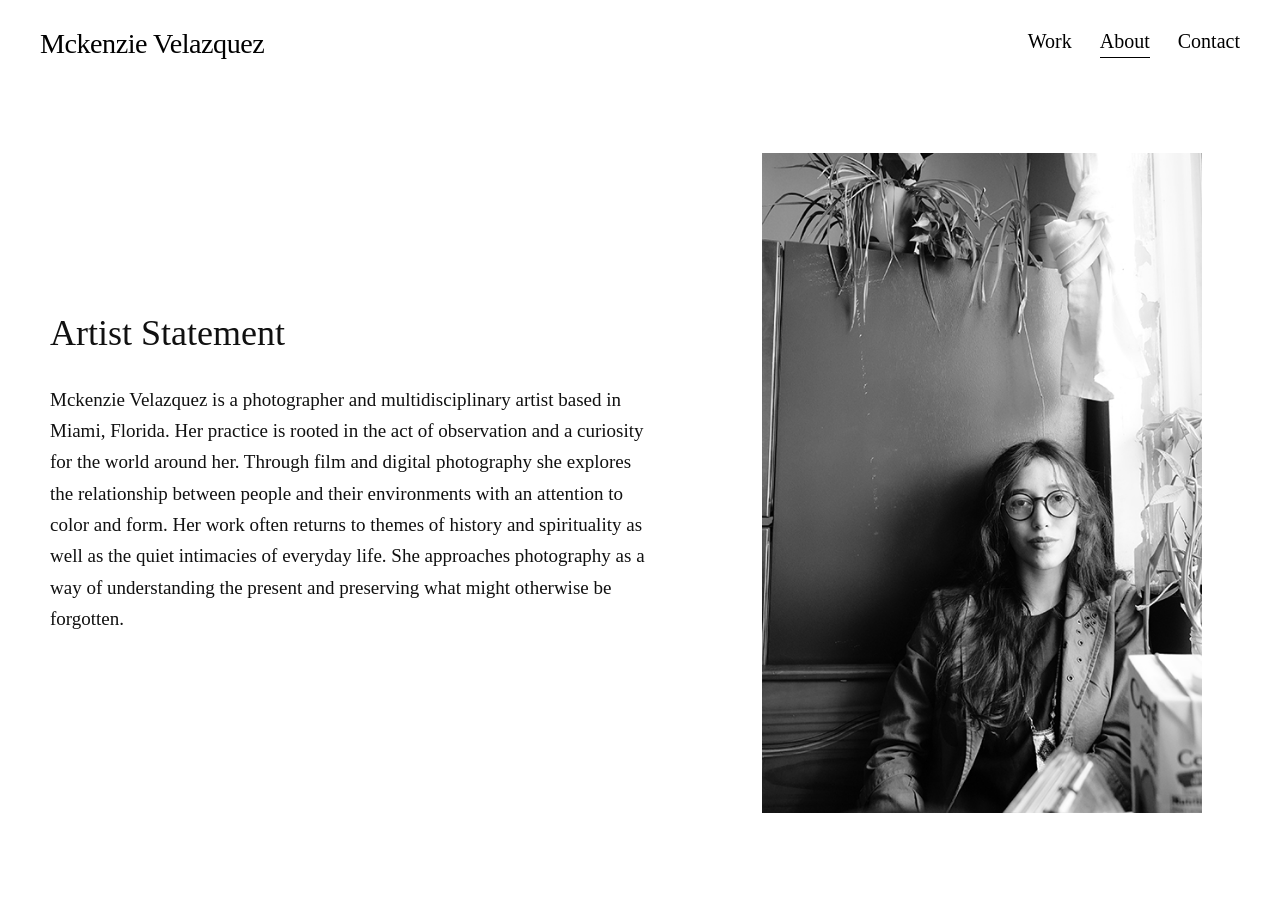
<file: about.html>
<!DOCTYPE html>
<html lang="en">

<head>
    <meta charset="UTF-8">
    <meta name="viewport" content="width=device-width, initial-scale=1.0">
    <title>About - Mckenzie Velazquez</title>
    <link rel="stylesheet" href="style.css?v=5">
</head>

<body>

    <nav class="navbar">

        <a class="name" href="index.html">
            Mckenzie Velazquez
        </a>

        <div class="nav-links">
            <a href="artwork.html">Work</a>
            <a href="about.html" class="active">About</a>
            <a href="contact.html">Contact</a>
        </div>

    </nav>

    <main class="about-section">

        <div class="about-text">

            <h1>Artist Statement</h1>

            <p>
                Mckenzie Velazquez is a photographer and multidisciplinary artist based in Miami, Florida. Her practice is rooted in the act of observation and a curiosity for the world around her. Through film and digital photography she explores the relationship between people and their environments with an attention to color and form. Her work often returns to themes of history and spirituality as well as the quiet intimacies of everyday life. She approaches photography as a way of understanding the present and preserving what might otherwise be forgotten.
            </p>

        </div>

        <div class="about-image">
            <img src="72dpiaboutmeartistportrait.jpg" alt="Portrait of Mckenzie Velazquez">
        </div>

    </main>

</body>

</html>
</file>
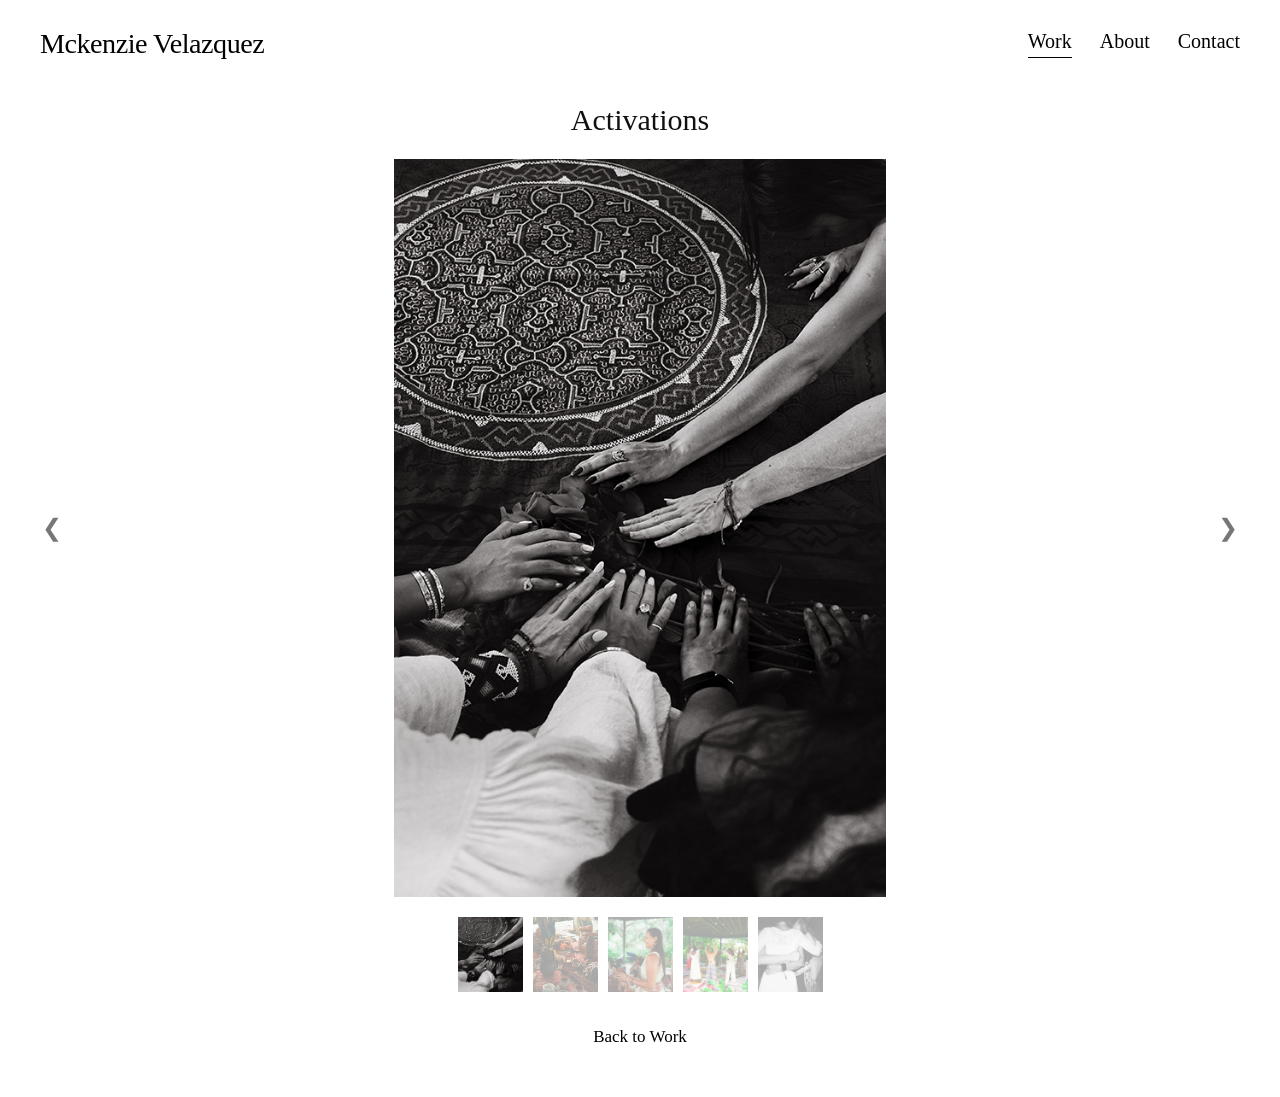
<file: activations.html>
<!DOCTYPE html>
<html lang="en">
<head>
    <meta charset="UTF-8">
    <meta name="viewport" content="width=device-width, initial-scale=1.0">
    <title>Activations - Mckenzie Velazquez</title>
    <link rel="stylesheet" href="style.css">
</head>
<body>
    <nav class="navbar">
        <a class="name" href="index.html">Mckenzie Velazquez</a>
        <div class="nav-links">
            <a href="artwork.html" class="active">Work</a>
            <a href="about.html">About</a>
            <a href="contact.html">Contact</a>
        </div>
    </nav>
    <main class="gallery-page">
        <h1>Activations</h1>
        <div class="slideshow">
            <button class="gallery-arrow previous" onclick="changePhoto(-1)" aria-label="Previous photograph">&#10094;</button>
            <img id="gallery-photo" src="72dpiwayofthecurandera1mckenzievelazquez-06294 copy.jpg" alt="Activations">
            <button class="gallery-arrow next" onclick="changePhoto(1)" aria-label="Next photograph">&#10095;</button>
        </div>
        <div id="thumbnails" class="thumbnails"></div>
        <a class="back-link" href="artwork.html">Back to Work</a>
    </main>
    <script>
        const photos = [
            "72dpiwayofthecurandera1mckenzievelazquez-06294 copy.jpg",
            "72dpiiDSC06609 copy.jpg",
            "72dpiwayofthecurandera-2-11 copy.jpg",
            "72dpiwayofthecurandera-06245-2 copy.jpg",
            "72dpiwayofthecurandera-2 copy.jpg"
        ];
        let currentPhoto = 0;
        function showPhoto(index) {
            currentPhoto = index;
            document.getElementById("gallery-photo").src = photos[index];
            document.querySelectorAll(".thumbnail").forEach((thumb, i) => {
                thumb.classList.toggle("selected", i === index);
            });
        }
        function changePhoto(direction) {
            currentPhoto = (currentPhoto + direction + photos.length) % photos.length;
            showPhoto(currentPhoto);
        }
        photos.forEach((src, index) => {
            const button = document.createElement("button");
            button.className = "thumbnail";
            const img = document.createElement("img");
            img.src = src;
            img.alt = "Activations photograph " + (index + 1);
            button.appendChild(img);
            button.onclick = () => showPhoto(index);
            document.getElementById("thumbnails").appendChild(button);
        });
        document.addEventListener("keydown", function(event) {
            if (event.key === "ArrowLeft") changePhoto(-1);
            if (event.key === "ArrowRight") changePhoto(1);
        });
        showPhoto(0);
    </script>
</body>
</html>
</file>
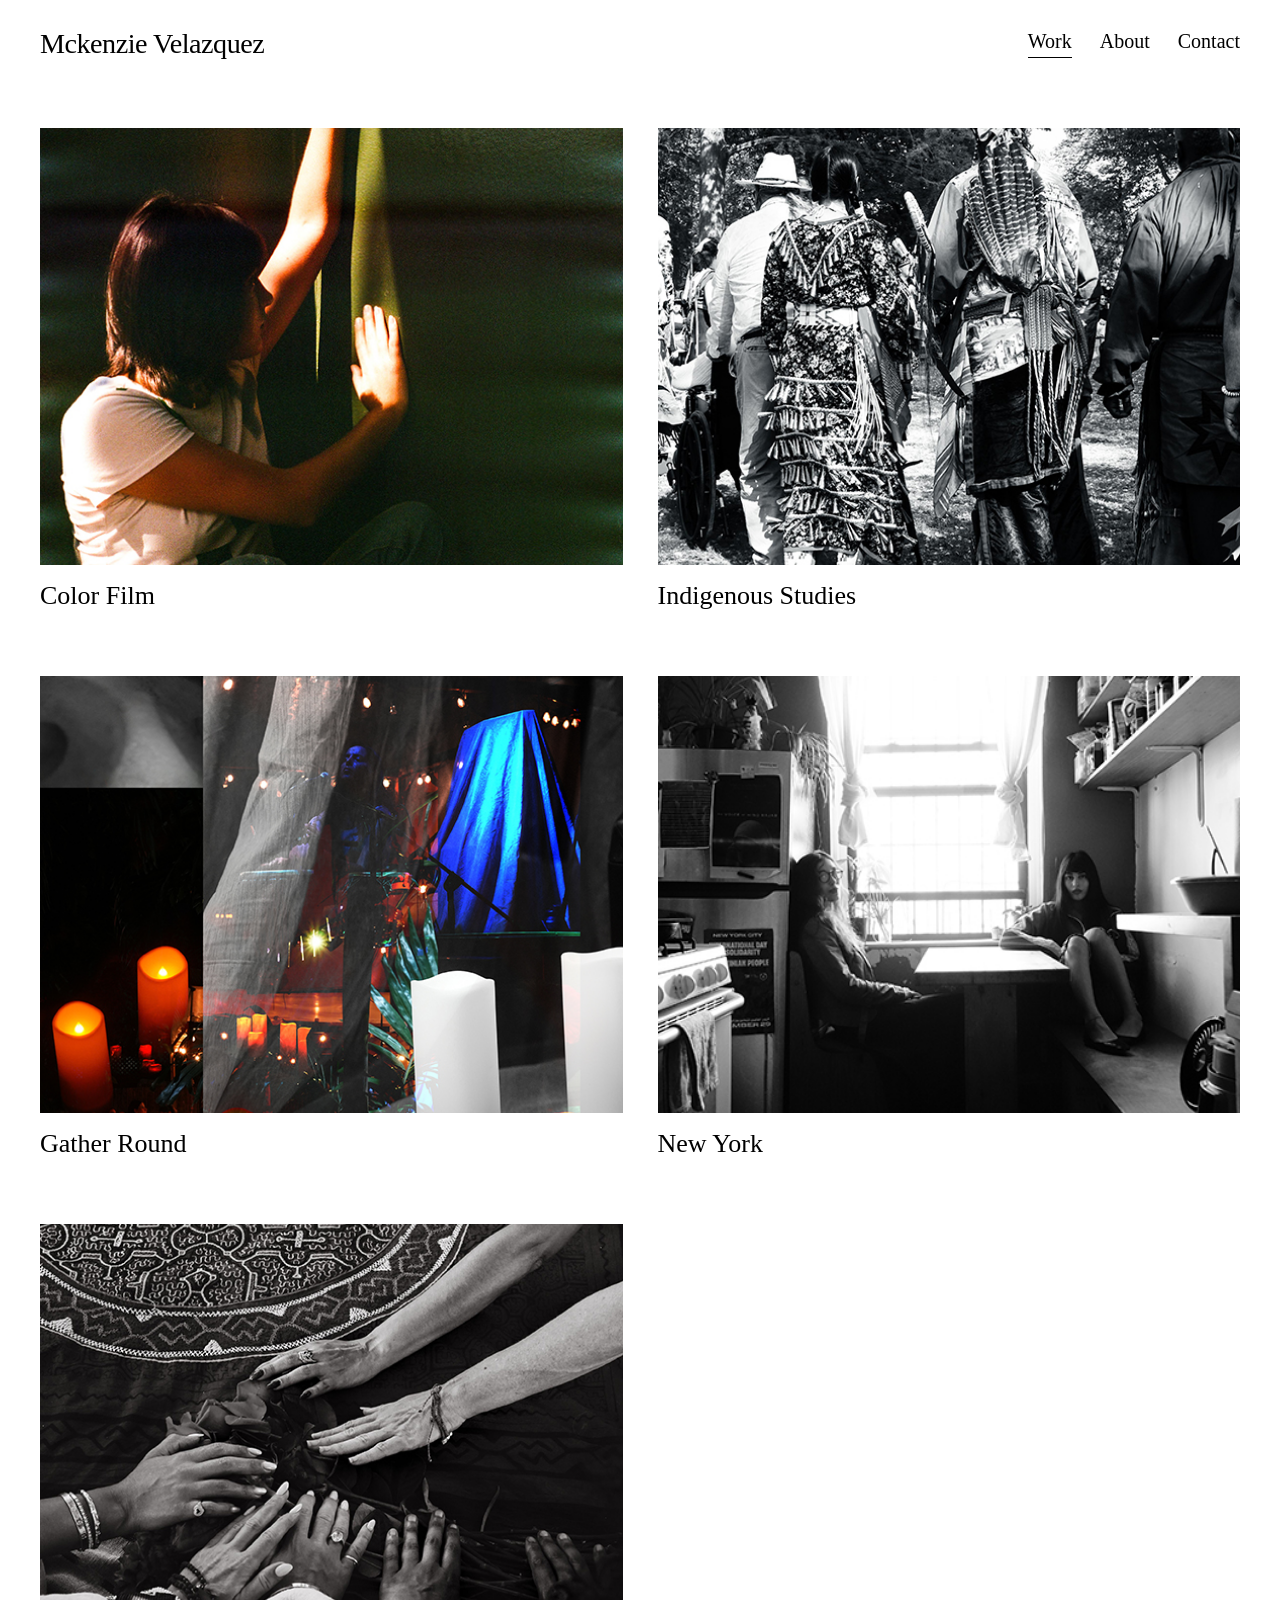
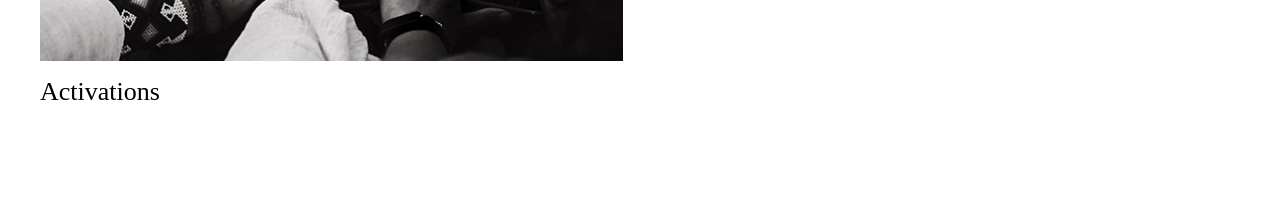
<file: artwork.html>
<!DOCTYPE html>
<html lang="en">
<head>
    <meta charset="UTF-8">
    <meta name="viewport" content="width=device-width, initial-scale=1.0">
    <title>Work - Mckenzie Velazquez</title>
    <link rel="stylesheet" href="style.css">
</head>
<body>
    <nav class="navbar">
        <a class="name" href="index.html">Mckenzie Velazquez</a>
        <div class="nav-links">
            <a href="artwork.html" class="active">Work</a>
            <a href="about.html">About</a>
            <a href="contact.html">Contact</a>
        </div>
    </nav>
    <main class="work-page">
        <a class="work-item" href="gallery.html">
            <img src="Cradle Me in Light72dpi.jpg" alt="Color Film">
            <h2>Color Film</h2>
        </a>
        <a class="work-item" href="indigenous.html">
            <img src="Website-Portfolio-Indigenous Gatherings-Mckenzie Velazquez .jpg" alt="Indigenous Studies">
            <h2>Indigenous Studies</h2>
        </a>
        <a class="work-item" href="gatherround.html">
            <img src="72dpiiCollageGatherRoundMckenzieVelazquez1 copy.jpg" alt="Gather Round">
            <h2>Gather Round</h2>
        </a>
        <a class="work-item" href="nyc.html">
            <img src="72dpiDSC05048 copy.jpg" alt="New York">
            <h2>New York</h2>
        </a>
        <a class="work-item" href="activations.html">
            <img src="72dpiwayofthecurandera1mckenzievelazquez-06294 copy.jpg" alt="Activations">
            <h2>Activations</h2>
        </a>
    </main>
</body>
</html>
</file>
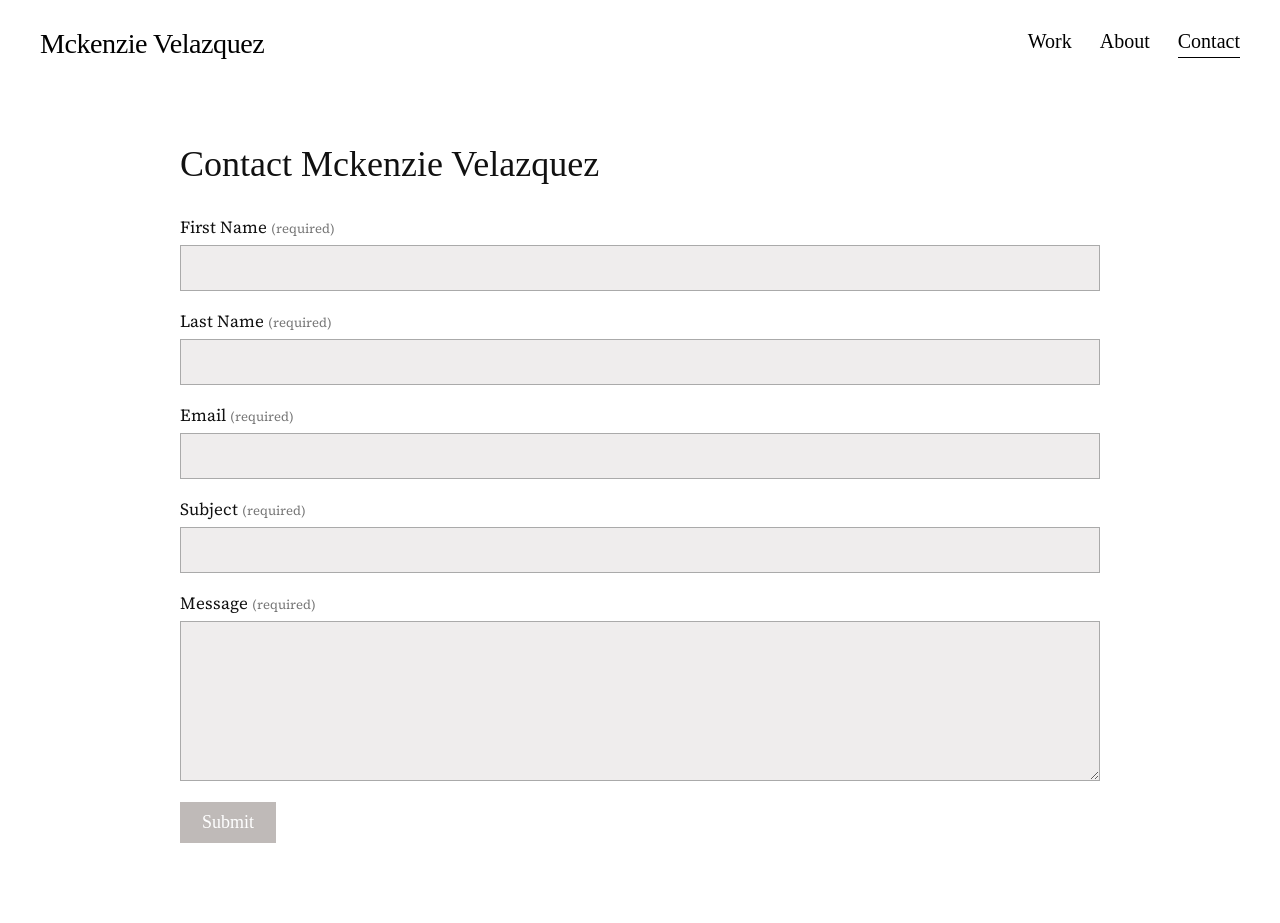
<file: contact.html>
<!DOCTYPE html>
<html lang="en">

<head>
    <meta charset="UTF-8">
    <meta name="viewport" content="width=device-width, initial-scale=1.0">
    <title>Contact - Mckenzie Velazquez</title>
    <link rel="stylesheet" href="style.css">
</head>

<body>

    <nav class="navbar">

        <a class="name" href="index.html">
            Mckenzie Velazquez
        </a>

        <div class="nav-links">
            <a href="artwork.html">Work</a>
            <a href="about.html">About</a>
            <a href="contact.html" class="active">Contact</a>
        </div>

    </nav>

    <!-- contact -->

    <main class="contact-page">

        <h1>Contact Mckenzie Velazquez</h1>

        <form class="contact-form">

            <div class="form-group">
                <label for="first-name">
                    First Name <span>(required)</span>
                </label>
                <input type="text" id="first-name" name="first-name" required>
            </div>

            <div class="form-group">
                <label for="last-name">
                    Last Name <span>(required)</span>
                </label>
                <input type="text" id="last-name" name="last-name" required>
            </div>

            <div class="form-group">
                <label for="email">
                    Email <span>(required)</span>
                </label>
                <input type="email" id="email" name="email" required>
            </div>

            <div class="form-group">
                <label for="subject">
                    Subject <span>(required)</span>
                </label>
                <input type="text" id="subject" name="subject" required>
            </div>

            <div class="form-group">
                <label for="message">
                    Message <span>(required)</span>
                </label>
                <textarea id="message" name="message" required></textarea>
            </div>

            <button type="submit">
                Submit
            </button>

        </form>

    </main>

</body>

</html>
</file>
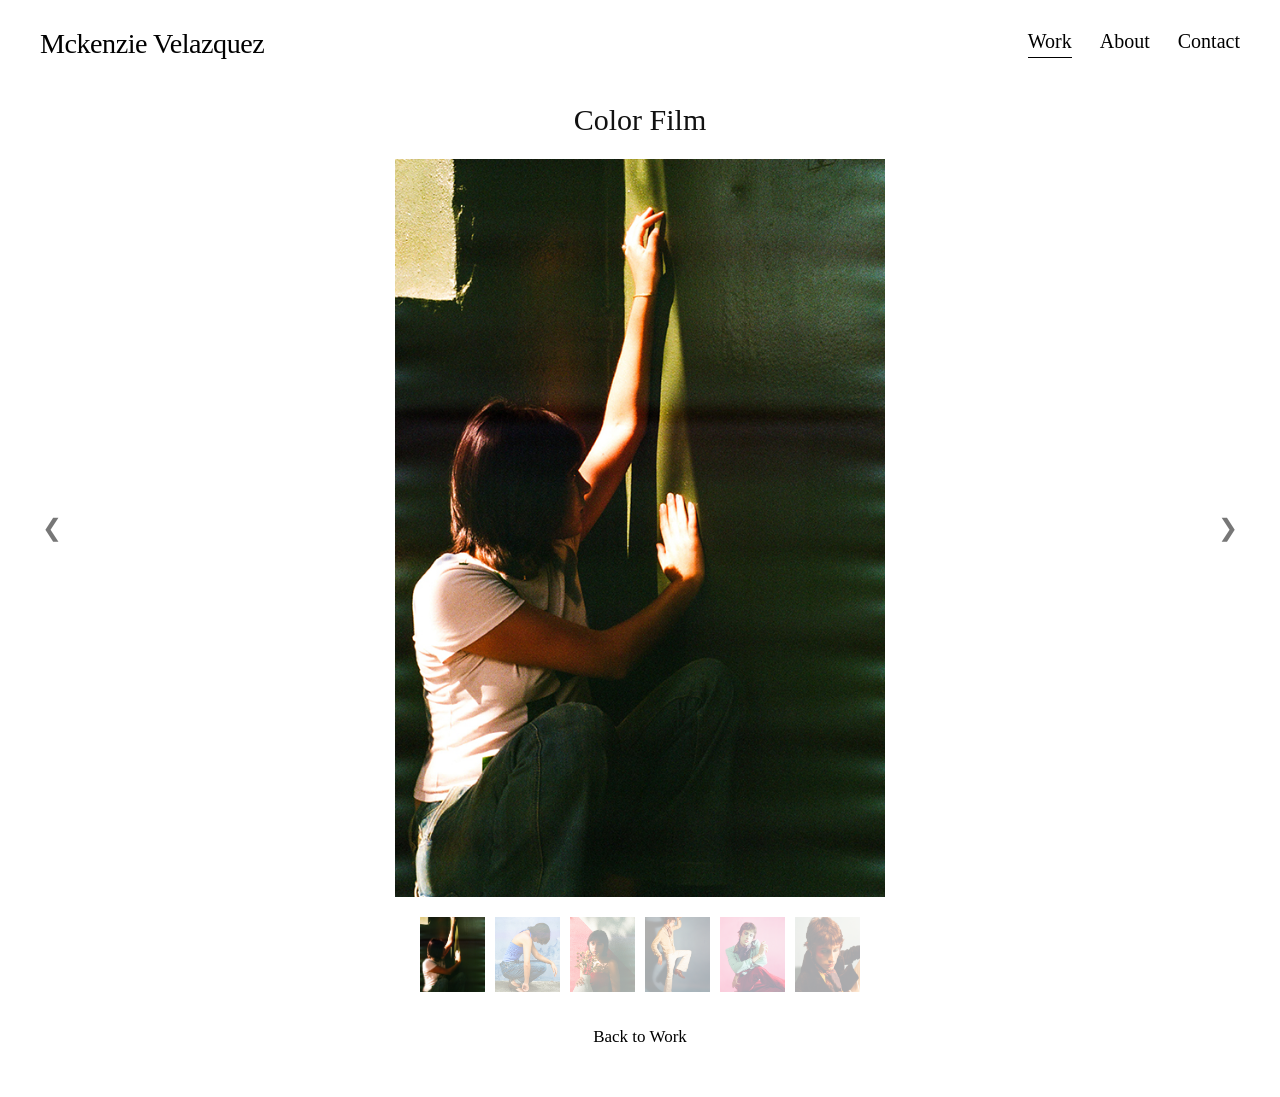
<file: gallery.html>
<!DOCTYPE html>
<html lang="en">

<head>
    <meta charset="UTF-8">
    <meta name="viewport" content="width=device-width, initial-scale=1.0">
    <title>Gallery - Mckenzie Velazquez</title>
    <link rel="stylesheet" href="style.css?v=3">
</head>

<body>

    <nav class="navbar">

        <a class="name" href="index.html">
            Mckenzie Velazquez
        </a>

        <div class="nav-links">
            <a href="artwork.html" class="active">Work</a>
            <a href="about.html">About</a>
            <a href="contact.html">Contact</a>
        </div>

    </nav>

    <main class="gallery-page">

        <h1 id="gallery-title"></h1>

        <div class="slideshow">

            <button class="gallery-arrow previous"
                onclick="changePhoto(-1)"
                aria-label="Previous photograph">
                &#10094;
            </button>

            <img id="gallery-photo" alt="Gallery photograph">

            <button class="gallery-arrow next"
                onclick="changePhoto(1)"
                aria-label="Next photograph">
                &#10095;
            </button>

        </div>

        <div id="thumbnails" class="thumbnails"></div>

        <a class="back-link" href="artwork.html">
            Back to Work
        </a>

    </main>

    <script>

        const galleries = {

            1: {
                title: "Color Film",
                photos: [
                    "Cradle Me in Light72dpi.jpg",
                    "72dpiMckenzieVelazquezPrimaryColorBlue copy.jpg",
                    "73dpiMckenzieVelazquezPrimaryColorRed.jpg",
                    "60dpidyaln72dpi copy.jpg",
                    "60dylan3dpicopy.jpg",
                    "60dylandpi copy.jpg"
                ]
            }

        };

        const params = new URLSearchParams(window.location.search);
        const series = params.get("series") || "1";
        const gallery = galleries[series] || galleries[1];

        let currentPhoto = 0;

        document.getElementById("gallery-title").textContent = gallery.title;

        document.title = gallery.title + " - Mckenzie Velazquez";

        function showPhoto(index) {

            currentPhoto = index;

            const photo = document.getElementById("gallery-photo");

            photo.src = gallery.photos[currentPhoto];

            photo.alt = gallery.title + " - Photograph " + (currentPhoto + 1);

            document.querySelectorAll(".thumbnail").forEach((thumb, i) => {
                thumb.classList.toggle("selected", i === currentPhoto);
                thumb.setAttribute("aria-pressed", i === currentPhoto);
            });

        }

        function changePhoto(direction) {

            const nextPhoto =
                (currentPhoto + direction + gallery.photos.length)
                % gallery.photos.length;

            showPhoto(nextPhoto);

        }

        gallery.photos.forEach((src, index) => {

            const button = document.createElement("button");

            button.className = "thumbnail";

            button.setAttribute(
                "aria-label",
                "View photograph " + (index + 1)
            );

            const img = document.createElement("img");

            img.src = src;
            img.alt = "";

            button.appendChild(img);

            button.onclick = () => showPhoto(index);

            document.getElementById("thumbnails").appendChild(button);

        });

        document.addEventListener("keydown", function(event) {

            if (event.key === "ArrowLeft") {
                changePhoto(-1);
            }

            if (event.key === "ArrowRight") {
                changePhoto(1);
            }

        });

        showPhoto(0);

    </script>

</body>

</html>
</file>
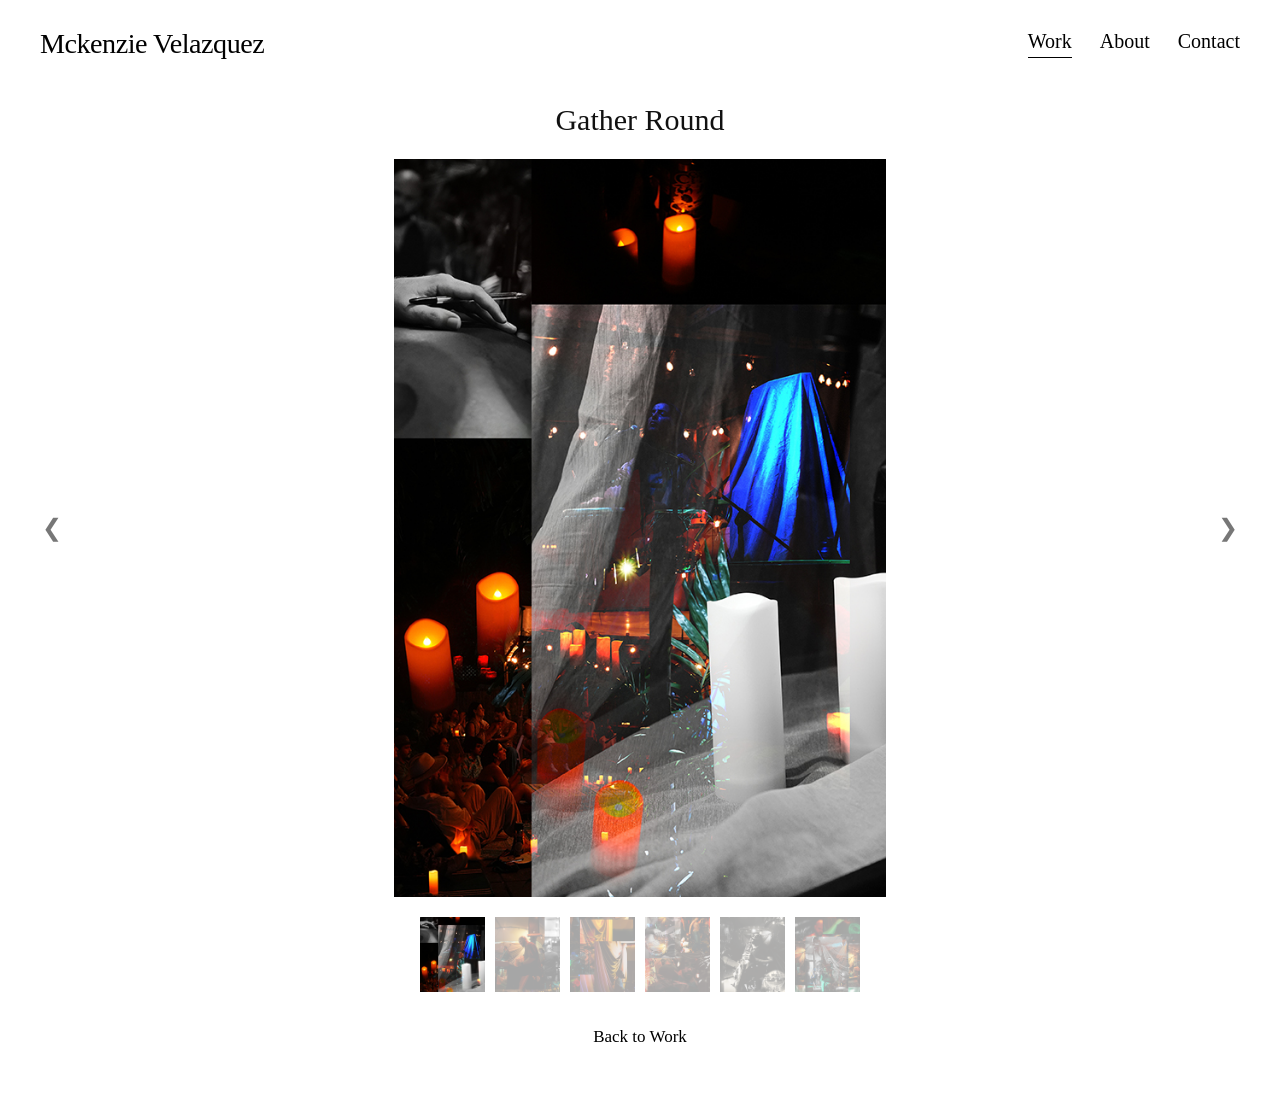
<file: gatherround.html>
<!DOCTYPE html>
<html lang="en">
<head>
    <meta charset="UTF-8">
    <meta name="viewport" content="width=device-width, initial-scale=1.0">
    <title>Gather Round | Mckenzie Velazquez</title>
    <link rel="stylesheet" href="style.css">
</head>
<body>
    <nav class="navbar">
        <a href="index.html" class="name">Mckenzie Velazquez</a>
        <div class="nav-links">
            <a href="artwork.html" class="active">Work</a>
            <a href="about.html">About</a>
            <a href="contact.html">Contact</a>
        </div>
    </nav>
    <main class="gallery-page">
        <h1>Gather Round</h1>
        <div class="slideshow">
            <button class="gallery-arrow previous" onclick="changePhoto(-1)" aria-label="Previous photograph">&#10094;</button>
            <img id="gallery-photo" src="72dpiiCollageGatherRoundMckenzieVelazquez1 copy.jpg" alt="Gather Round photographic collage">
            <button class="gallery-arrow next" onclick="changePhoto(1)" aria-label="Next photograph">&#10095;</button>
        </div>
        <div class="thumbnails">
            <button class="thumbnail selected" onclick="showPhoto(0)">
                <img src="72dpiiCollageGatherRoundMckenzieVelazquez1 copy.jpg" alt="Collage 1">
            </button>
            <button class="thumbnail" onclick="showPhoto(1)">
                <img src="72dpiCollageGatherRoundMckenzieVelazquez2 copy.jpg" alt="Collage 2">
            </button>
            <button class="thumbnail" onclick="showPhoto(2)">
                <img src="72dpiCollageGatherRoundMckenzieVelazquez3 copy.jpg" alt="Collage 3">
            </button>
            <button class="thumbnail" onclick="showPhoto(3)">
                <img src="72dpiiCollageGatherRoundMckenzieVelazquez4 copy.jpg" alt="Collage 4">
            </button>
            <button class="thumbnail" onclick="showPhoto(4)">
                <img src="72dpiCollageGatherRoundMckenzieVelazquez5 copy.jpg" alt="Collage 5">
            </button>
            <button class="thumbnail" onclick="showPhoto(5)">
                <img src="72dpiCollagesGatherRound6MckenzieVelaazquez copy.jpg" alt="Collage 6">
            </button>
        </div>
        <a href="artwork.html" class="back-link">Back to Work</a>
    </main>
    <script>
        const photos = [
            "72dpiiCollageGatherRoundMckenzieVelazquez1 copy.jpg",
            "72dpiCollageGatherRoundMckenzieVelazquez2 copy.jpg",
            "72dpiCollageGatherRoundMckenzieVelazquez3 copy.jpg",
            "72dpiiCollageGatherRoundMckenzieVelazquez4 copy.jpg",
            "72dpiCollageGatherRoundMckenzieVelazquez5 copy.jpg",
            "72dpiCollagesGatherRound6MckenzieVelaazquez copy.jpg"
        ];
        let currentPhoto = 0;
        function showPhoto(index) {
            currentPhoto = index;
            document.getElementById("gallery-photo").src = photos[index];
            document.querySelectorAll(".thumbnail").forEach(function(thumbnail, i) {
                thumbnail.classList.toggle("selected", i === index);
            });
        }
        function changePhoto(direction) {
            currentPhoto = (currentPhoto + direction + photos.length) % photos.length;
            showPhoto(currentPhoto);
        }
        document.addEventListener("keydown", function(event) {
            if (event.key === "ArrowLeft") changePhoto(-1);
            if (event.key === "ArrowRight") changePhoto(1);
        });
    </script>
</body>
</html>
</file>
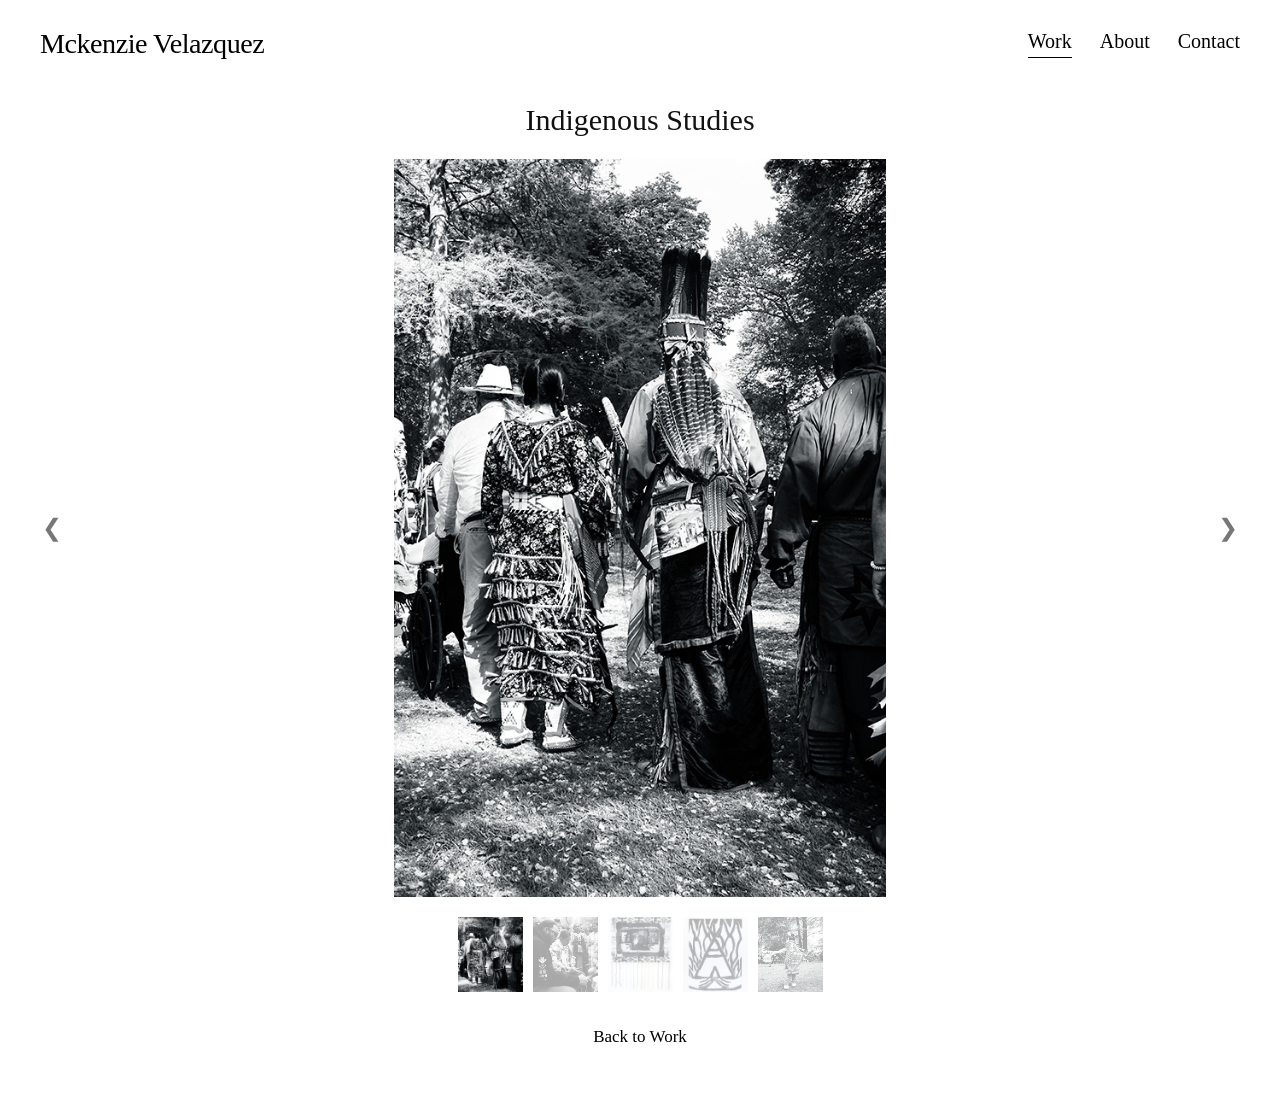
<file: indigenous.html>
<!DOCTYPE html>
<html lang="en">
<head>
    <meta charset="UTF-8">
    <meta name="viewport" content="width=device-width, initial-scale=1.0">
    <title>Indigenous Studies - Mckenzie Velazquez</title>
    <link rel="stylesheet" href="style.css">
</head>
<body>
    <nav class="navbar">
        <a class="name" href="index.html">Mckenzie Velazquez</a>
        <div class="nav-links">
            <a href="artwork.html" class="active">Work</a>
            <a href="about.html">About</a>
            <a href="contact.html">Contact</a>
        </div>
    </nav>
    <main class="gallery-page">
        <h1>Indigenous Studies</h1>
        <div class="slideshow">
            <button class="gallery-arrow previous" aria-label="Previous photograph" onclick="changePhoto(-1)">&#10094;</button>
            <img id="gallery-photo" src="Website-Portfolio-Indigenous Gatherings-Mckenzie Velazquez .jpg" alt="Indigenous Studies">
            <button class="gallery-arrow next" aria-label="Next photograph" onclick="changePhoto(1)">&#10095;</button>
        </div>
        <div class="thumbnails" id="thumbnails"></div>
        <a class="back-link" href="artwork.html">Back to Work</a>
    </main>
    <script>
        const photos = [
            "Website-Portfolio-Indigenous Gatherings-Mckenzie Velazquez .jpg",
            "homepagee1artwork.jpg",
            "printmakig72dpi.jpg",
            "tipi72dpi.jpg",
            "Mckenzie_Velazquez_WebDesign_Portflio.jpg"
        ];
        let currentPhoto = 0;
        const galleryPhoto = document.getElementById("gallery-photo");
        const thumbnails = document.getElementById("thumbnails");

        photos.forEach((photo, index) => {
            const button = document.createElement("button");
            button.className = "thumbnail";
            button.setAttribute("aria-label", "View artwork " + (index + 1));
            const image = document.createElement("img");
            image.src = photo;
            image.alt = "Indigenous Studies " + (index + 1);
            button.appendChild(image);
            button.onclick = () => showPhoto(index);
            thumbnails.appendChild(button);
        });

        function showPhoto(index) {
            currentPhoto = (index + photos.length) % photos.length;
            galleryPhoto.src = photos[currentPhoto];
            galleryPhoto.alt = "Indigenous Studies " + (currentPhoto + 1);
            document.querySelectorAll(".thumbnail").forEach((thumbnail, i) => {
                thumbnail.classList.toggle("selected", i === currentPhoto);
            });
        }

        function changePhoto(direction) {
            showPhoto(currentPhoto + direction);
        }

        document.addEventListener("keydown", function(event) {
            if (event.key === "ArrowLeft") changePhoto(-1);
            if (event.key === "ArrowRight") changePhoto(1);
        });

        showPhoto(0);
    </script>
</body>
</html>
</file>
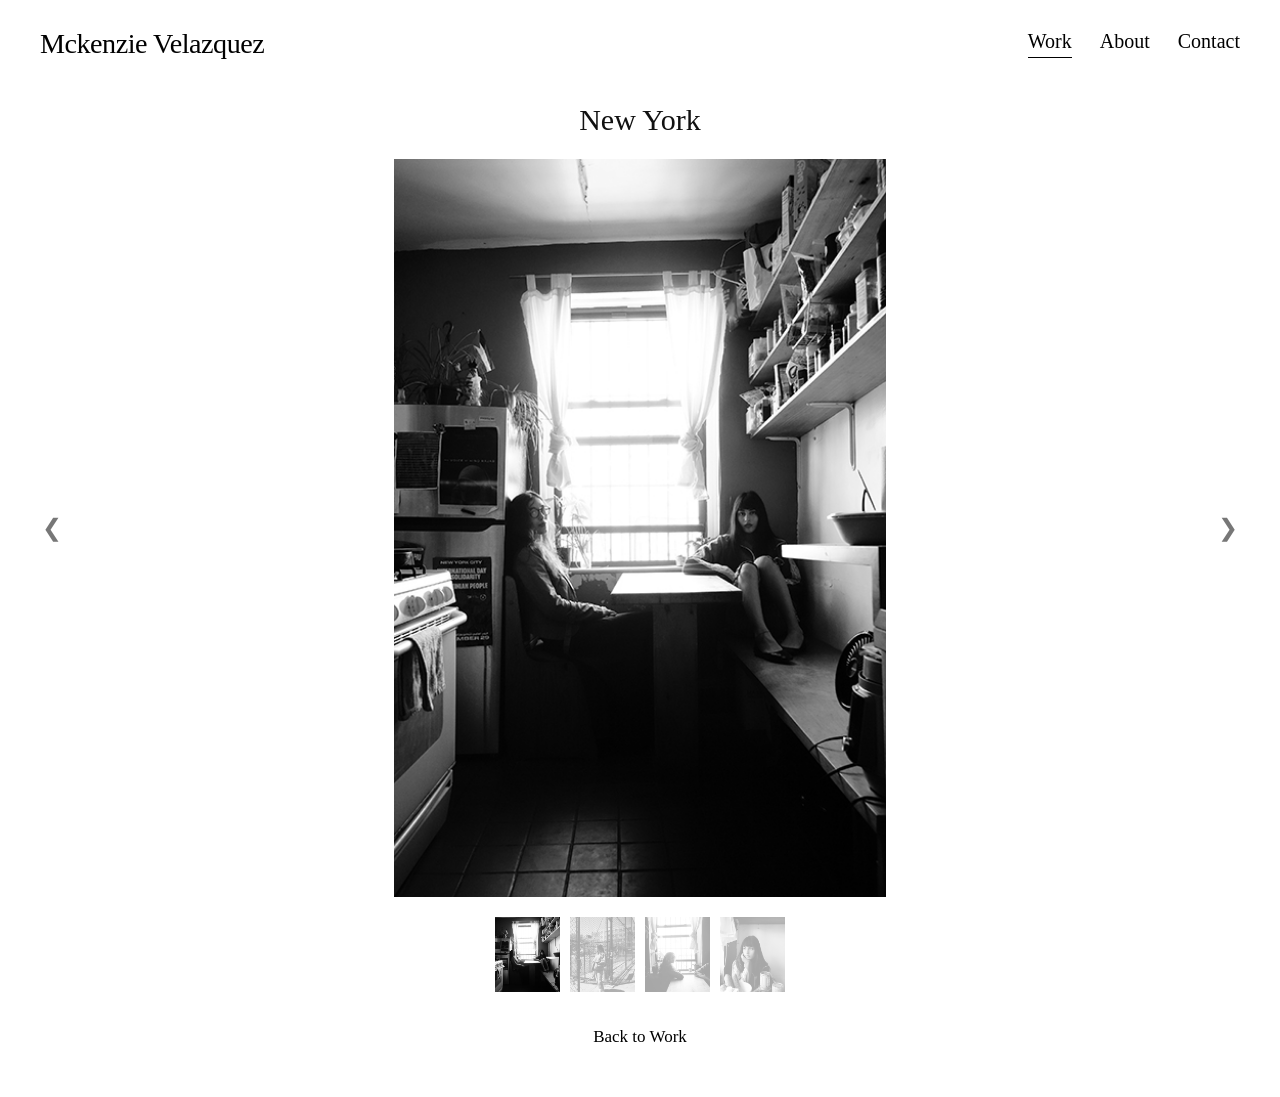
<file: Newyork.html>
<!DOCTYPE html>
<html lang="en">
<head>
    <meta charset="UTF-8">
    <meta name="viewport" content="width=device-width, initial-scale=1.0">
    <title>New York - Mckenzie Velazquez</title>
    <link rel="stylesheet" href="style.css">
</head>
<body>
    <nav class="navbar">
        <a class="name" href="index.html">Mckenzie Velazquez</a>
        <div class="nav-links">
            <a href="artwork.html" class="active">Work</a>
            <a href="about.html">About</a>
            <a href="contact.html">Contact</a>
        </div>
    </nav>
    <main class="gallery-page">
        <h1>New York</h1>
        <div class="slideshow">
            <button class="gallery-arrow previous" onclick="changePhoto(-1)">&#10094;</button>
            <img id="gallery-photo" src="72dpiDSC05048 copy.jpg" alt="New York">
            <button class="gallery-arrow next" onclick="changePhoto(1)">&#10095;</button>
        </div>
        <div class="thumbnails">
            <button class="thumbnail selected" onclick="showPhoto(0)">
                <img src="72dpiDSC05048 copy.jpg" alt="Photograph 1">
            </button>
            <button class="thumbnail" onclick="showPhoto(1)">
                <img src="72dpiDSC05488 copy.jpg" alt="Photograph 2">
            </button>
            <button class="thumbnail" onclick="showPhoto(2)">
                <img src="72dpiiDSC05056 copy.jpg" alt="Photograph 3">
            </button>
            <button class="thumbnail" onclick="showPhoto(3)">
                <img src="blackandwhite72dpi.jpg" alt="Photograph 4">
            </button>
        </div>
        <a class="back-link" href="artwork.html">Back to Work</a>
    </main>
    <script>
        const photos = [
            "72dpiDSC05048 copy.jpg",
            "72dpiDSC05488 copy.jpg",
            "72dpiiDSC05056 copy.jpg",
            "blackandwhite72dpi.jpg"
        ];
        let currentPhoto = 0;
        function showPhoto(index) {
            currentPhoto = index;
            document.getElementById("gallery-photo").src = photos[index];
            document.querySelectorAll(".thumbnail").forEach((thumb, i) => {
                thumb.classList.toggle("selected", i === index);
            });
        }
        function changePhoto(direction) {
            currentPhoto = (currentPhoto + direction + photos.length) % photos.length;
            showPhoto(currentPhoto);
        }
        document.addEventListener("keydown", function(event) {
            if (event.key === "ArrowLeft") changePhoto(-1);
            if (event.key === "ArrowRight") changePhoto(1);
        });
    </script>
</body>
</html>
</file>
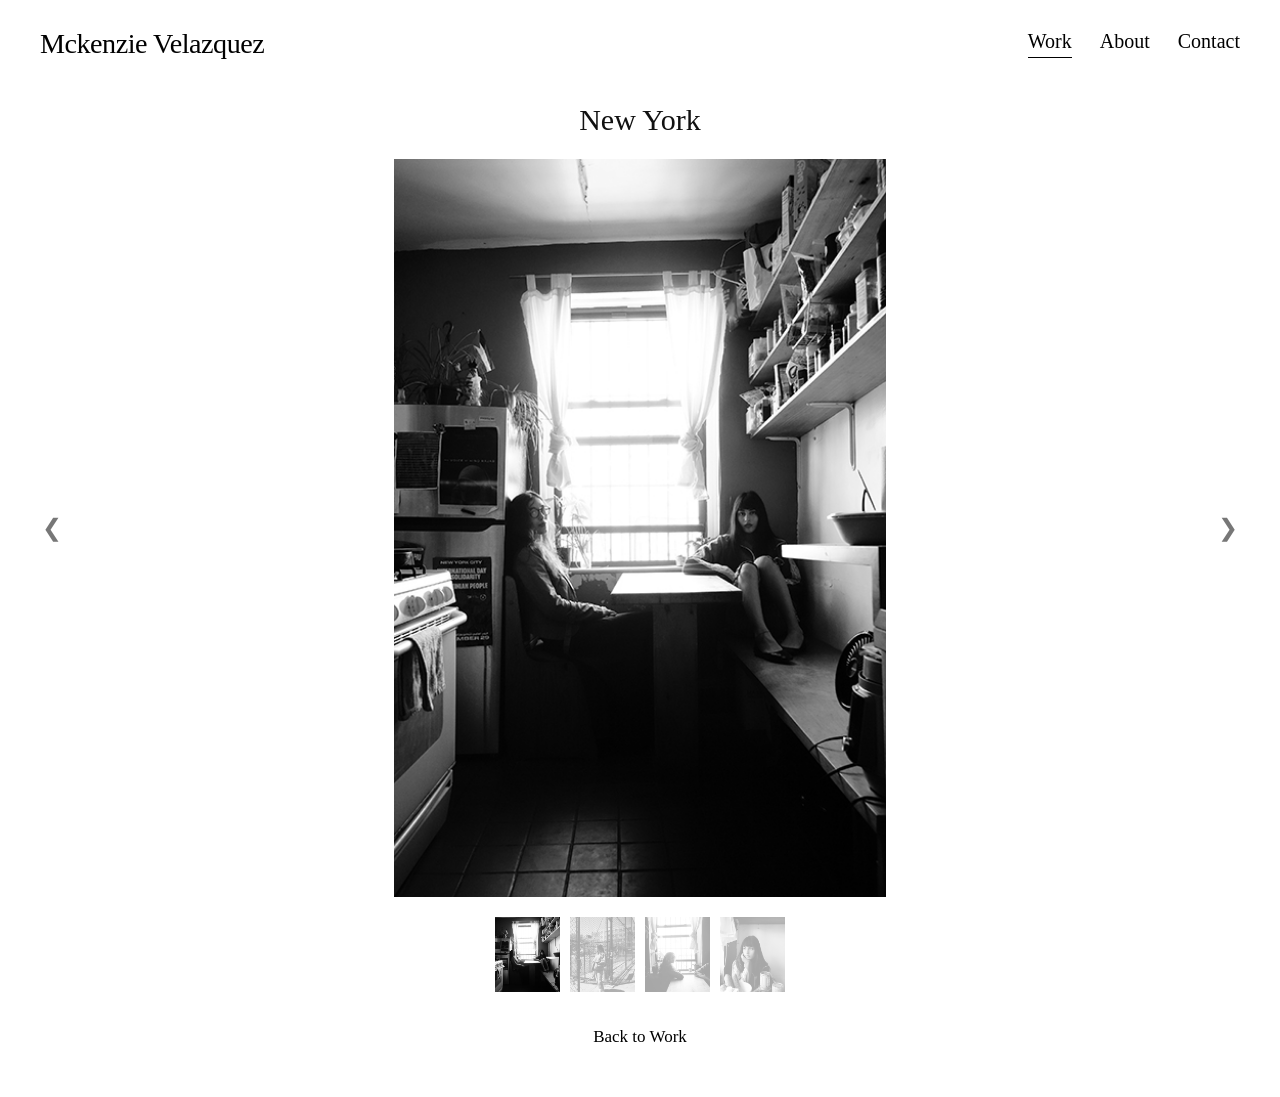
<file: nyc.html>
<!DOCTYPE html>
<html lang="en">
<head>
    <meta charset="UTF-8">
    <meta name="viewport" content="width=device-width, initial-scale=1.0">
    <title>New York - Mckenzie Velazquez</title>
    <link rel="stylesheet" href="style.css">
</head>
<body>
    <nav class="navbar">
        <a class="name" href="index.html">Mckenzie Velazquez</a>
        <div class="nav-links">
            <a href="artwork.html" class="active">Work</a>
            <a href="about.html">About</a>
            <a href="contact.html">Contact</a>
        </div>
    </nav>
    <main class="gallery-page">
        <h1>New York</h1>
        <div class="slideshow">
            <button class="gallery-arrow previous" onclick="changePhoto(-1)" aria-label="Previous photograph">&#10094;</button>
            <img id="gallery-photo" src="72dpiDSC05048 copy.jpg" alt="New York">
            <button class="gallery-arrow next" onclick="changePhoto(1)" aria-label="Next photograph">&#10095;</button>
        </div>
        <div class="thumbnails">
            <button class="thumbnail selected" onclick="showPhoto(0)">
                <img src="72dpiDSC05048 copy.jpg" alt="Photograph 1">
            </button>
            <button class="thumbnail" onclick="showPhoto(1)">
                <img src="72dpiDSC05488 copy.jpg" alt="Photograph 2">
            </button>
            <button class="thumbnail" onclick="showPhoto(2)">
                <img src="72dpiiDSC05056 copy.jpg" alt="Photograph 3">
            </button>
            <button class="thumbnail" onclick="showPhoto(3)">
                <img src="blackandwhite72dpi.jpg" alt="Photograph 4">
            </button>
        </div>
        <a class="back-link" href="artwork.html">Back to Work</a>
    </main>
    <script>
        const photos = [
            "72dpiDSC05048 copy.jpg",
            "72dpiDSC05488 copy.jpg",
            "72dpiiDSC05056 copy.jpg",
            "blackandwhite72dpi.jpg"
        ];
        let currentPhoto = 0;
        function showPhoto(index) {
            currentPhoto = index;
            document.getElementById("gallery-photo").src = photos[index];
            document.querySelectorAll(".thumbnail").forEach((thumb, i) => {
                thumb.classList.toggle("selected", i === index);
            });
        }
        function changePhoto(direction) {
            currentPhoto = (currentPhoto + direction + photos.length) % photos.length;
            showPhoto(currentPhoto);
        }
        document.addEventListener("keydown", function(event) {
            if (event.key === "ArrowLeft") changePhoto(-1);
            if (event.key === "ArrowRight") changePhoto(1);
        });
    </script>
</body>
</html>
</file>
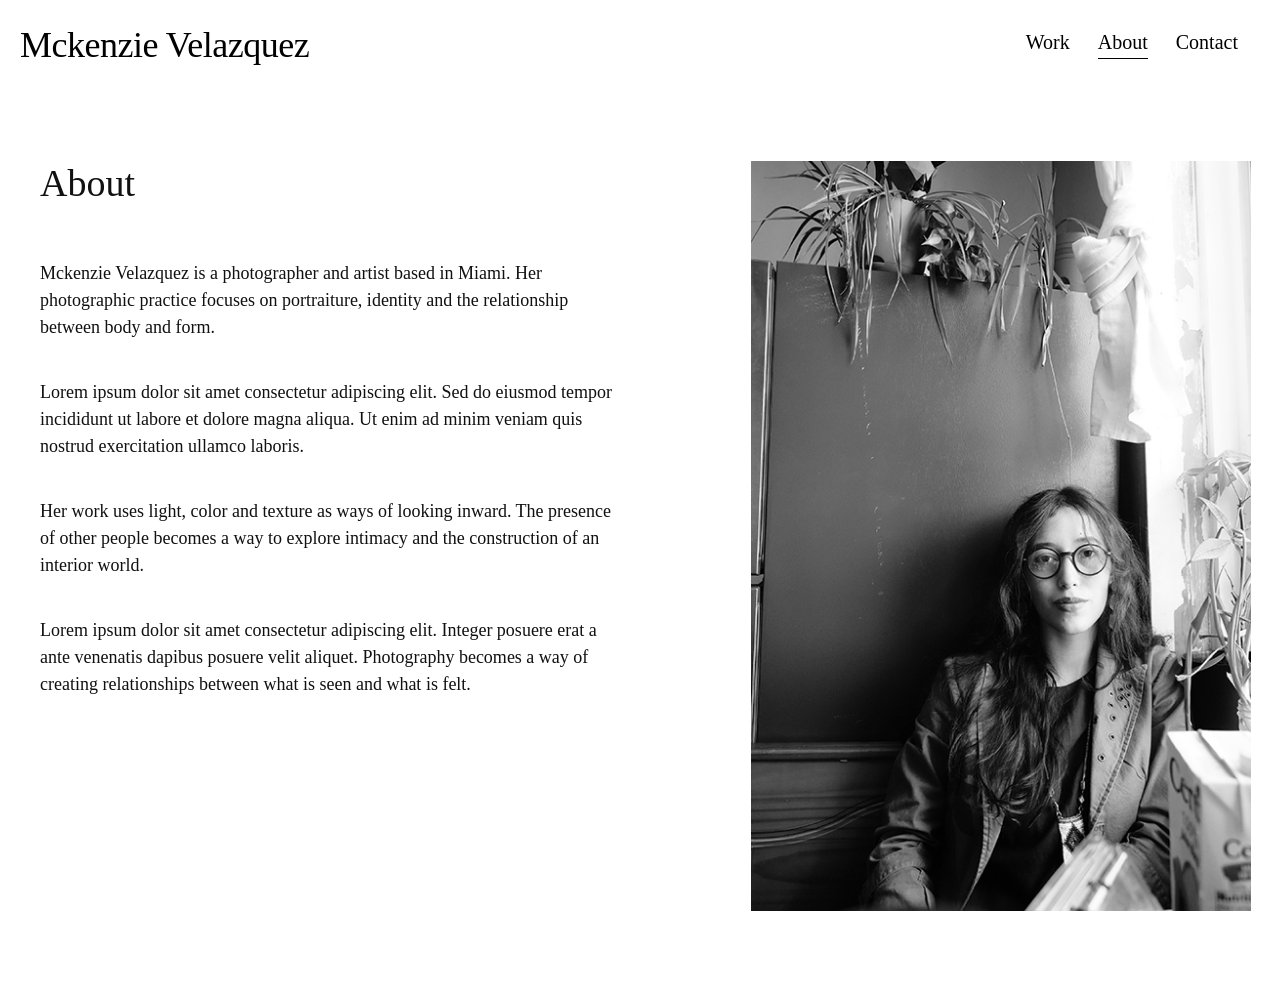
<file: website/about.html>
<!DOCTYPE html>
<html lang="en">

<head>
    <meta charset="UTF-8">
    <meta name="viewport" content="width=device-width, initial-scale=1.0">

    <title>About - Mckenzie Velazquez</title>

    <link rel="stylesheet" href="style.css">
</head>

<body>

    <nav class="navbar">

        <a class="name" href="home.html">
            Mckenzie Velazquez
        </a>

        <div class="nav-links">
            <a href="artwork.html">Work</a>
            <a href="about.html" class="active">About</a>
            <a href="contact.html">Contact</a>
        </div>

    </nav>


    <!-- about -->

    <main class="about-section">

        <div class="about-text">

            <h1>About</h1>

            <p>
                Mckenzie Velazquez is a photographer and artist based in Miami.
                Her photographic practice focuses on portraiture, identity
                and the relationship between body and form.
            </p>

            <p>
                Lorem ipsum dolor sit amet consectetur adipiscing elit.
                Sed do eiusmod tempor incididunt ut labore et dolore magna aliqua.
                Ut enim ad minim veniam quis nostrud exercitation ullamco laboris.
            </p>

            <p>
                Her work uses light, color and texture as ways of looking inward.
                The presence of other people becomes a way to explore intimacy
                and the construction of an interior world.
            </p>

            <p>
                Lorem ipsum dolor sit amet consectetur adipiscing elit.
                Integer posuere erat a ante venenatis dapibus posuere velit aliquet.
                Photography becomes a way of creating relationships between
                what is seen and what is felt.
            </p>


</html>


</div>

        <div class="about-image">
            <img src="72dpiaboutmeartistportrait.jpg" alt="Portrait of Mckenzie Velazquez">
        </div>

    </section>

</body>

</html>
</file>
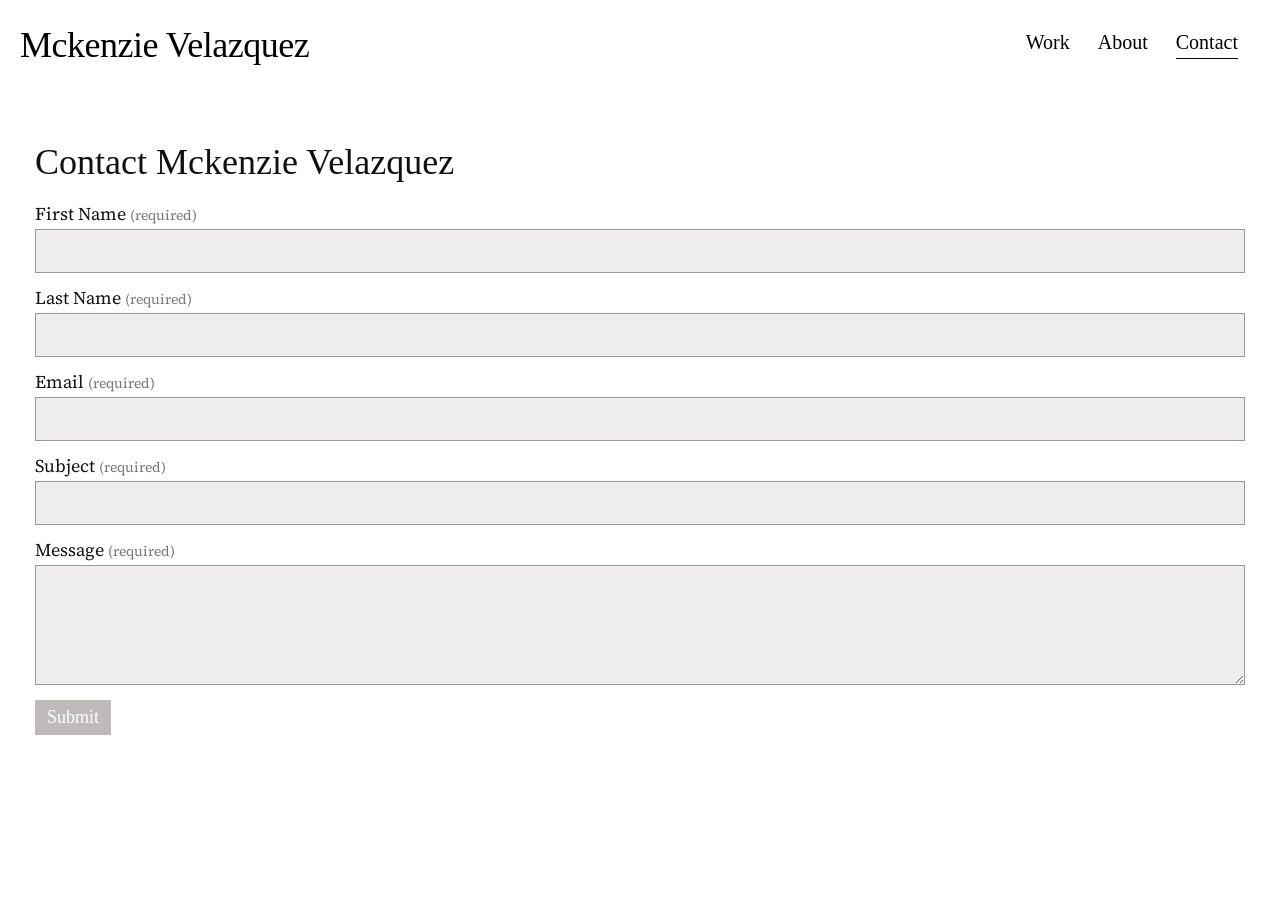
<file: website/contact.html>
<!DOCTYPE html>
<html lang="en">

<head>
    <meta charset="UTF-8">
    <meta name="viewport" content="width=device-width, initial-scale=1.0">

    <title>Contact - Mckenzie Velazquez</title>

    <link rel="stylesheet" href="style.css">
</head>

<body>

    <nav class="navbar">

        <a class="name" href="home.html">
            Mckenzie Velazquez
        </a>

        <div class="nav-links">
            <a href="artwork.html">Work</a>
            <a href="about.html">About</a>
            <a href="contact.html" class="active">Contact</a>
        </div>

    </nav>


    <!-- contact -->

    <main class="contact-page">

        <h1>Contact Mckenzie Velazquez</h1>

        <form class="contact-form">

            <div class="form-group">
                <label for="first-name">
                    First Name <span>(required)</span>
                </label>

                <input type="text" id="first-name" name="first-name" required>
            </div>


            <div class="form-group">
                <label for="last-name">
                    Last Name <span>(required)</span>
                </label>

                <input type="text" id="last-name" name="last-name" required>
            </div>


            <div class="form-group">
                <label for="email">
                    Email <span>(required)</span>
                </label>

                <input type="email" id="email" name="email" required>
            </div>


            <div class="form-group">
                <label for="subject">
                    Subject <span>(required)</span>
                </label>

                <input type="text" id="subject" name="subject" required>
            </div>


            <div class="form-group">
                <label for="message">
                    Message <span>(required)</span>
                </label>

                <textarea id="message" name="message" required></textarea>
            </div>


            <button type="submit">
                Submit
            </button>

        </form>

    </main>

</body>

</html>
</file>
<file: style.css>
@import url('https://fonts.googleapis.com/css2?family=EB+Garamond:ital,wght@0,400;0,500;1,400&family=Crimson+Pro:ital,wght@0,400;0,500;1,400&family=Source+Serif+4:ital,wght@0,400;0,500;1,400&display=swap');

/* main font */
:root {
    --site-font: Baskerville, "Baskerville Old Face", Georgia, "Times New Roman", serif;
    --body-font: "Source Serif 4", Georgia, serif;
}
* {
    margin: 0;
    padding: 0;
    box-sizing: border-box;
}
html, body {
    background-color: white;
    color: #111;
    font-family: var(--site-font);
    width: 100%;
}
img {
    display: block;
    max-width: 100%;
}
a, p, h1, h2, h3, h4, h5, h6, span, div {
    font-family: var(--site-font);
}

/* navigation */
.navbar {
    display: flex;
    justify-content: space-between;
    align-items: center;
    max-width: 2000px;
    margin: 0 auto;
    padding: 28px 40px;
}
.name {
    font-size: clamp(28px, 2.2vw, 40px);
    font-weight: 400;
    color: black;
    text-decoration: none;
    letter-spacing: -0.5px;
}
.nav-links {
    display: flex;
    gap: 28px;
}
.nav-links a {
    font-size: 20px;
    color: black;
    text-decoration: none;
    border-bottom: 1px solid transparent;
    padding-bottom: 4px;
}
.nav-links a:hover {
    color: #777;
}
.nav-links .active {
    border-bottom: 1px solid black;
}

/* homepage */
.home-page {
    display: flex;
    justify-content: center;
    align-items: center;
    padding: 35px 30px 50px;
}
.home-photo {
    width: 80%;
    height: auto;
    max-width: 1500px;
    max-height: 82vh;
    object-fit: contain;
}

/* about */
.about-section {
    display: grid;
    grid-template-columns: 1.1fr 0.9fr;
    column-gap: clamp(50px, 6vw, 110px);
    max-width: 1300px;
    margin: 0 auto;
    padding: 65px 50px 80px;
    align-items: center;
}
.about-text {
    width: 100%;
    color: #111;
}
.about-text h1 {
    font-size: 36px;
    font-weight: 400;
    margin-bottom: 30px;
}
.about-text p {
    font-size: clamp(19px, 1.3vw, 23px);
    font-weight: 400;
    line-height: 1.65;
    margin-bottom: 20px;
    max-width: 650px;
}
.about-image {
    width: 100%;
    display: flex;
    justify-content: center;
    align-items: center;
}
.about-image img {
    width: 100%;
    max-width: 440px;
    height: auto;
    max-height: 75vh;
    object-fit: contain;
}

/* work */
.work-page {
    display: grid;
    grid-template-columns: repeat(2, minmax(0, 1fr));
    column-gap: 35px;
    row-gap: 55px;
    padding: 40px 40px 80px;
    width: 100%;
    max-width: 1800px;
    margin: 0 auto;
    align-items: start;
}
.work-item {
    display: block;
    width: 100%;
    min-width: 0;
    color: black;
    text-decoration: none;
}
.work-item img {
    display: block;
    width: 100%;
    max-width: 100%;
    height: auto;
    aspect-ratio: 4 / 3;
    object-fit: cover;
    object-position: center;
    transition: opacity 0.25s ease;
}
.work-item:hover img {
    opacity: 0.8;
}
.work-item h2 {
    font-size: 26px;
    font-weight: 400;
    margin-top: 16px;
    margin-bottom: 10px;
}
.photo-box {
    width: 100%;
    aspect-ratio: 4 / 3;
}
.work-item:has(.photo-box):not(:has(img)),
.work-page > div.photo-box:empty,
.work-item:empty {
    display: none;
}

/* gallery */
.gallery-page {
    width: 100%;
    max-width: 1800px;
    margin: 0 auto;
    padding: 15px 30px 50px;
}
.gallery-page h1 {
    font-size: 30px;
    font-weight: 400;
    text-align: center;
    margin-bottom: 22px;
}
.slideshow {
    position: relative;
    display: flex;
    justify-content: center;
    align-items: center;
    width: 100%;
    max-width: 1300px;
    height: 82vh;
    margin: 0 auto;
    padding: 0 55px;
}
#gallery-photo {
    display: block;
    width: auto;
    height: 100%;
    max-width: 100%;
    max-height: 100%;
    object-fit: contain;
}
.gallery-arrow {
    position: absolute;
    top: 50%;
    transform: translateY(-50%);
    background: transparent;
    border: none;
    color: #777;
    font-size: 24px;
    padding: 12px;
    cursor: pointer;
    z-index: 1;
    transition: color 0.2s ease;
}
.gallery-arrow:hover {
    color: black;
}
.previous {
    left: 0;
}
.next {
    right: 0;
}

/* thumbnails */
.thumbnails {
    display: flex;
    justify-content: flex-start;
    gap: 10px;
    width: max-content;
    max-width: 100%;
    overflow-x: auto;
    margin: 15px auto 0;
    padding: 5px 0 10px;
}
.thumbnail {
    flex: 0 0 65px;
    width: 65px;
    height: 75px;
    padding: 0;
    border: none;
    background: transparent;
    cursor: pointer;
    opacity: 0.35;
    transition: opacity 0.25s ease;
}
.thumbnail img {
    width: 100%;
    height: 100%;
    object-fit: cover;
}
.thumbnail.selected, .thumbnail:hover {
    opacity: 1;
}
.back-link {
    display: block;
    width: fit-content;
    color: black;
    font-size: 17px;
    text-decoration: none;
    margin: 25px auto 0;
}
.back-link:hover {
    text-decoration: underline;
}

/* contact */
.contact-page {
    padding: 55px 40px 80px;
    width: 100%;
    max-width: 1000px;
    margin: 0 auto;
}
.contact-page h1 {
    font-size: 36px;
    font-weight: 400;
    margin-bottom: 30px;
}
.contact-form {
    width: 100%;
    font-family: var(--body-font);
}
.form-group {
    display: flex;
    flex-direction: column;
    margin-bottom: 18px;
    width: 100%;
}
.form-group label {
    font-family: var(--body-font);
    font-size: 17px;
    margin-bottom: 6px;
}
.form-group label span {
    font-family: var(--body-font);
    font-size: 13px;
    color: #777;
}
.form-group input, .form-group textarea {
    width: 100%;
    border: 1px solid #aaa;
    outline: none;
    background-color: #efeded;
    font-family: var(--body-font);
    font-size: 17px;
    padding: 10px;
    border-radius: 0;
    transition: background-color 0.2s ease;
}
.form-group input {
    height: 46px;
}
.form-group textarea {
    height: 160px;
    resize: vertical;
}
.form-group input:focus, .form-group textarea:focus {
    background-color: white;
    border-color: #777;
}
.contact-form button {
    font-family: var(--site-font);
    font-size: 18px;
    border: none;
    background-color: #bfbab8;
    color: white;
    padding: 10px 22px;
    cursor: pointer;
    margin-top: 3px;
}
.contact-form button:hover {
    background-color: #9e8e77;
}

/* mobile */
@media screen and (max-width: 800px) {
    .navbar {
        flex-direction: column;
        align-items: flex-start;
        gap: 18px;
        padding: 24px;
    }
    .name {
        font-size: 28px;
    }
    .nav-links {
        gap: 20px;
    }
    .nav-links a {
        font-size: 18px;
    }
    .home-page {
        padding: 40px 20px 30px;
    }
    .home-photo {
        width: 100%;
        height: auto;
        max-width: 100%;
        max-height: none;
    }
    .about-section {
        grid-template-columns: 1fr;
        row-gap: 35px;
        padding: 40px 24px 60px;
    }
    .about-text h1 {
        font-size: 30px;
        margin-bottom: 25px;
    }
    .about-text p {
        font-size: 18px;
        line-height: 1.6;
        margin-bottom: 15px;
    }
    .about-image {
        justify-content: center;
    }
    .about-image img {
        width: 85%;
        max-width: 380px;
        max-height: none;
    }
    .work-page {
        grid-template-columns: 1fr;
        gap: 35px;
        padding: 35px 20px 60px;
    }
    .work-item h2 {
        font-size: 23px;
        margin-top: 12px;
    }
    .gallery-page {
        padding: 20px 12px 40px;
    }
    .gallery-page h1 {
        font-size: 26px;
        margin-bottom: 20px;
    }
    .slideshow {
        height: 72vh;
        padding: 0 28px;
    }
    #gallery-photo {
        width: auto;
        height: 100%;
        max-width: 100%;
        max-height: 100%;
    }
    .gallery-arrow {
        font-size: 18px;
        padding: 5px;
    }
    .thumbnails {
        gap: 8px;
        margin-top: 12px;
    }
    .thumbnail {
        flex-basis: 50px;
        width: 50px;
        height: 65px;
    }
    .back-link {
        font-size: 16px;
        margin-top: 22px;
    }
    .contact-page {
        padding: 40px 24px 60px;
    }
    .contact-page h1 {
        font-size: 28px;
    }
    .form-group label {
        font-size: 17px;
    }
    .form-group input {
        height: 44px;
    }
    .form-group textarea {
        height: 140px;
    }
    .contact-form button {
        font-size: 17px;
    }
}
</file>
<file: website/style.css>
@import url('https://fonts.googleapis.com/css2?family=EB+Garamond:ital,wght@0,400;0,500;1,400&family=Crimson+Pro:ital,wght@0,400;0,500;1,400&family=Source+Serif+4:ital,wght@0,400;0,500;1,400&display=swap');

/* main font */

:root {
    --site-font: Baskerville, "Baskerville Old Face", Georgia, "Times New Roman", serif;
    --body-font: "Source Serif 4", Georgia, serif;
}

* {
    margin: 0;
    padding: 0;
    box-sizing: border-box;
}

html,
body {
    background-color: white;
    color: #111;
    font-family: var(--site-font);
}

a,
p,
h1,
h2,
h3,
h4,
h5,
h6,
span,
div {
    font-family: var(--site-font);
}

/* nav */

.navbar {
    display: flex;
    justify-content: space-between;
    align-items: center;
    padding: 24px 42px 20px 20px;
}

.name {
    font-size: 36px;
    font-weight: 400;
    color: black;
    text-decoration: none;
    letter-spacing: -0.5px;
}

.nav-links {
    display: flex;
    gap: 28px;
}

.nav-links a {
    font-size: 20px;
    color: black;
    text-decoration: none;
}

.nav-links a:hover {
    color: #777;
}

.nav-links .active {
    border-bottom: 1px solid black;
    padding-bottom: 4px;
}

/* home */

.home-page {
    display: flex;
    justify-content: center;
    padding-top: 45px;
    padding-bottom: 30px;
}

.home-photo {
    width: auto;
    height: 58vh;
    max-height: 560px;
    display: block;
}

/* about */

.about-section {
    display: grid;
    grid-template-columns: 48% 52%;
    column-gap: 55px;
    padding: 75px 40px 80px 40px;
    align-items: start;
}

.about-text {
    width: 100%;
    max-width: 650px;
    color: #111;
}

.about-text h1 {
    font-size: 38px;
    font-weight: 400;
    margin-bottom: 55px;
}

.about-text p {
    font-size: 18px;
    font-weight: 400;
    line-height: 1.5;
    margin-bottom: 38px;
    max-width: 620px;
}

.about-text strong {
    font-weight: 600;
}

.about-image {
    width: 100%;
    display: flex;
    justify-content: center;
    align-items: flex-start;
    padding-left: 35px;
}

.about-image img {
    width: 100%;
    max-width: 500px;
    height: auto;
    display: block;
}

/* statement */

.font-test {
    margin-top: 26px;
    max-width: 560px;
}

.font-test-title {
    font-size: 18px;
    margin-bottom: 15px;
}

.font-label {
    font-size: 11px;
    letter-spacing: 1px;
    text-transform: uppercase;
    color: #999;
    margin-bottom: 4px;
}

.font-sample {
    font-size: 18px;
    line-height: 1.35;
    color: #222;
    margin-bottom: 20px;
}

.font-baskerville {
    font-family: var(--site-font);
}

/* work page */

.work-page {
    display: grid;
    grid-template-columns: 1fr 1fr;
    gap: 55px 34px;
    padding: 95px 40px 80px 40px;
}

.work-item {
    width: 100%;
}

.photo-box {
    width: 100%;
    height: 430px;
    background-color: #f4f4f4;
    border: 1px solid #dedede;
}

/* contact */

.contact-page {
    padding: 55px 35px 70px 35px;
    width: 100%;
    max-width: none;
}

.contact-page h1 {
    font-size: 36px;
    font-weight: 400;
    margin-bottom: 18px;
}

.contact-form {
    width: 100%;
    font-family: var(--body-font);
}

.form-group {
    display: flex;
    flex-direction: column;
    margin-bottom: 12px;
    width: 100%;
}

.form-group label {
    font-family: var(--body-font);
    font-size: 18px;
    margin-bottom: 3px;
}

.form-group label span {
    font-family: var(--body-font);
    font-size: 14px;
    color: #777;
}

.form-group input {
    width: 100%;
    max-width: none;
    height: 44px;
    border: 1px solid #999;
    outline: none;
    background-color: #efeded;
    font-family: var(--body-font);
    font-size: 17px;
    padding: 7px;
}

.form-group textarea {
    width: 100%;
    max-width: none;
    height: 120px;
    border: 1px solid #999;
    outline: none;
    background-color: #efeded;
    font-family: var(--body-font);
    font-size: 17px;
    padding: 7px;
    resize: vertical;
}

.form-group input:focus,
.form-group textarea:focus {
    background-color: white;
    border-color: #777;
}

.contact-form button {
    font-family: var(--site-font);
    font-size: 18px;
    border: none;
    background-color: #bfbab8;
    color: white;
    padding: 7px 12px;
    cursor: pointer;
    margin-top: 3px;
}

.contact-form button:hover {
    background-color: #9e8e77;
}

/* mobile */

@media screen and (max-width: 800px) {
    .navbar {
        flex-direction: column;
        align-items: flex-start;
        gap: 18px;
        padding: 24px;
    }

    .name {
        font-size: 26px;
    }

    .nav-links {
        gap: 16px;
    }

    .nav-links a {
        font-size: 18px;
    }

    .home-page {
        padding-top: 35px;
    }

    .home-photo {
        height: 38vh;
        max-width: 90%;
    }

    .about-section {
        grid-template-columns: 1fr;
        row-gap: 35px;
        padding: 45px 24px 60px 24px;
    }

    .about-text h1 {
        font-size: 32px;
        margin-bottom: 35px;
    }

    .about-text p {
        font-size: 17px;
        line-height: 1.5;
        margin-bottom: 28px;
    }

    .about-image {
        justify-content: flex-start;
        padding-left: 0;
    }

    .about-image img {
        max-width: 100%;
    }

    .font-sample {
        font-size: 17px;
    }

    .work-page {
        grid-template-columns: 1fr;
        gap: 35px;
        padding: 55px 24px;
    }

    .photo-box {
        height: 330px;
    }

    .contact-page {
        padding: 45px 24px 60px 24px;
        width: 100%;
        max-width: none;
    }

    .contact-page h1 {
        font-size: 30px;
    }

    .form-group label {
        font-size: 17px;
    }

    .form-group input {
        height: 42px;
        width: 100%;
        max-width: none;
    }

    .form-group textarea {
        height: 110px;
        width: 100%;
        max-width: none;
    }

    .contact-form button {
        font-size: 17px;
    }
}
</file>
